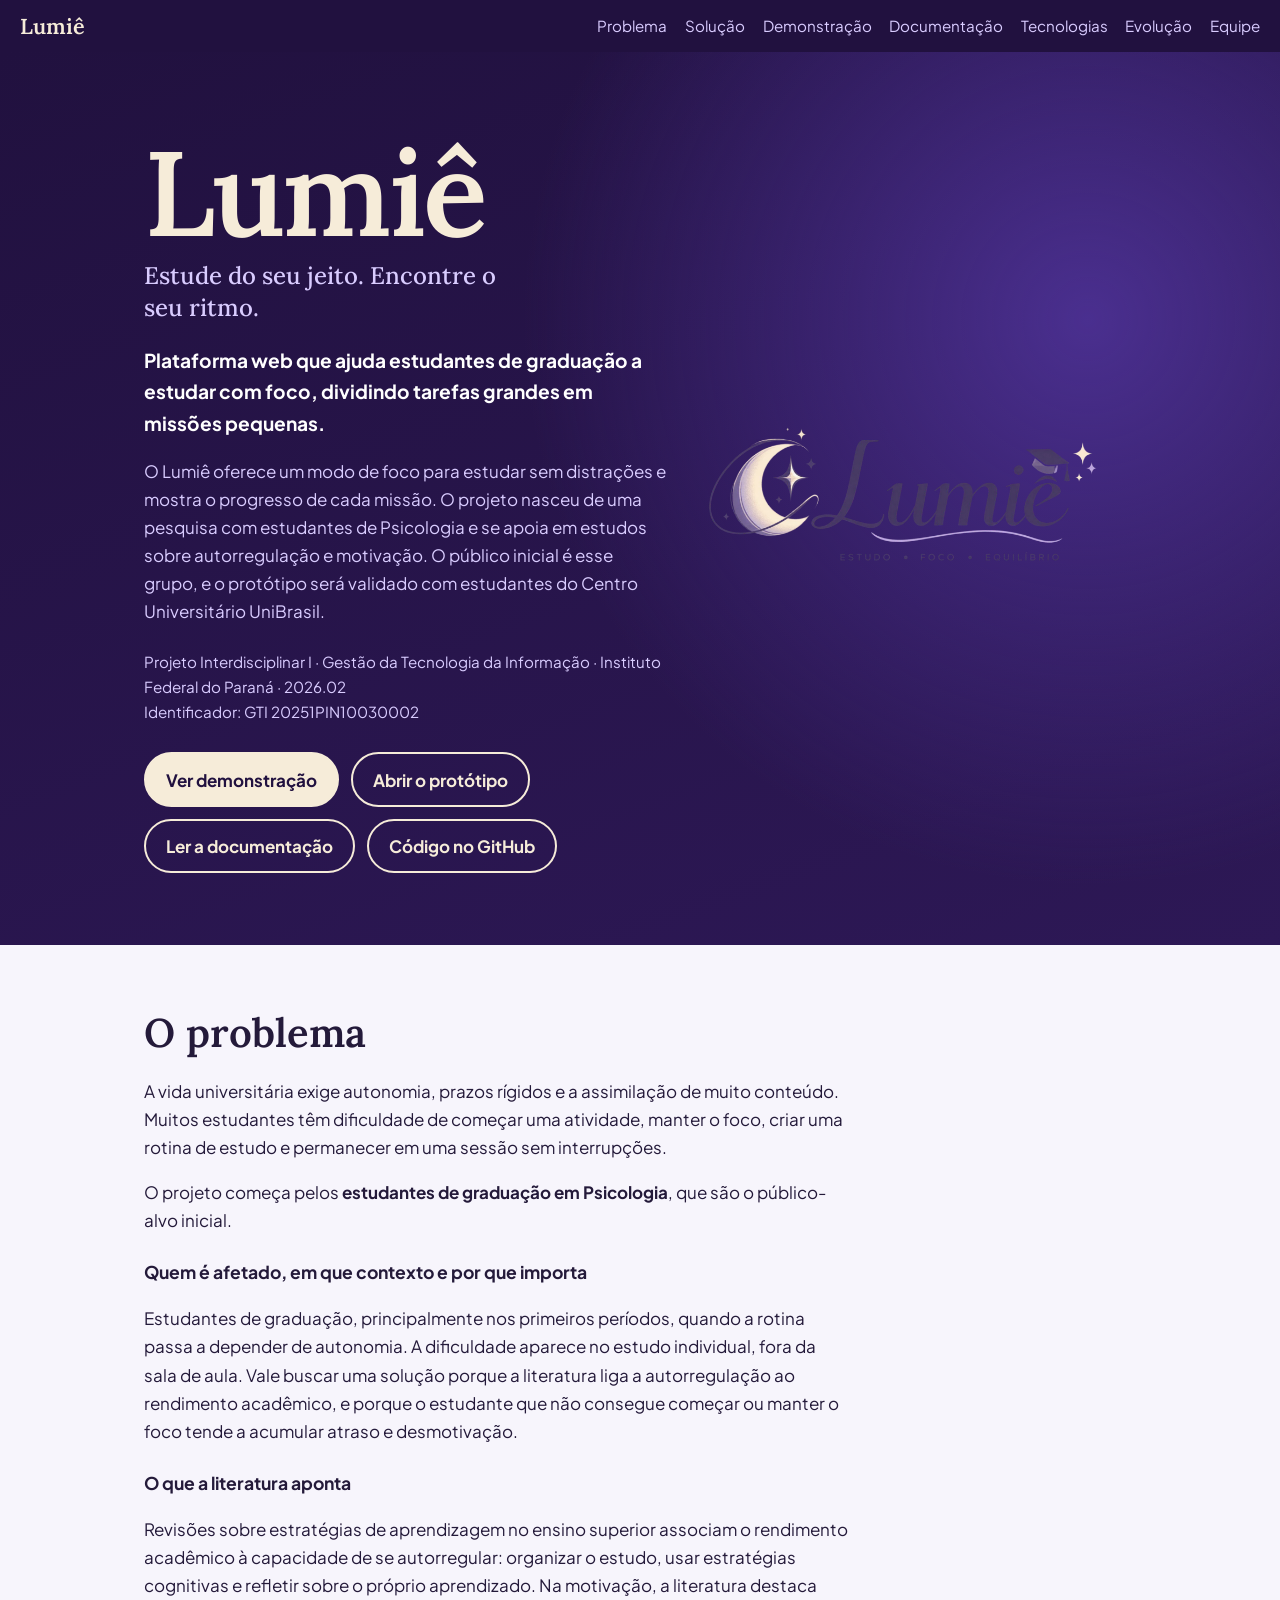
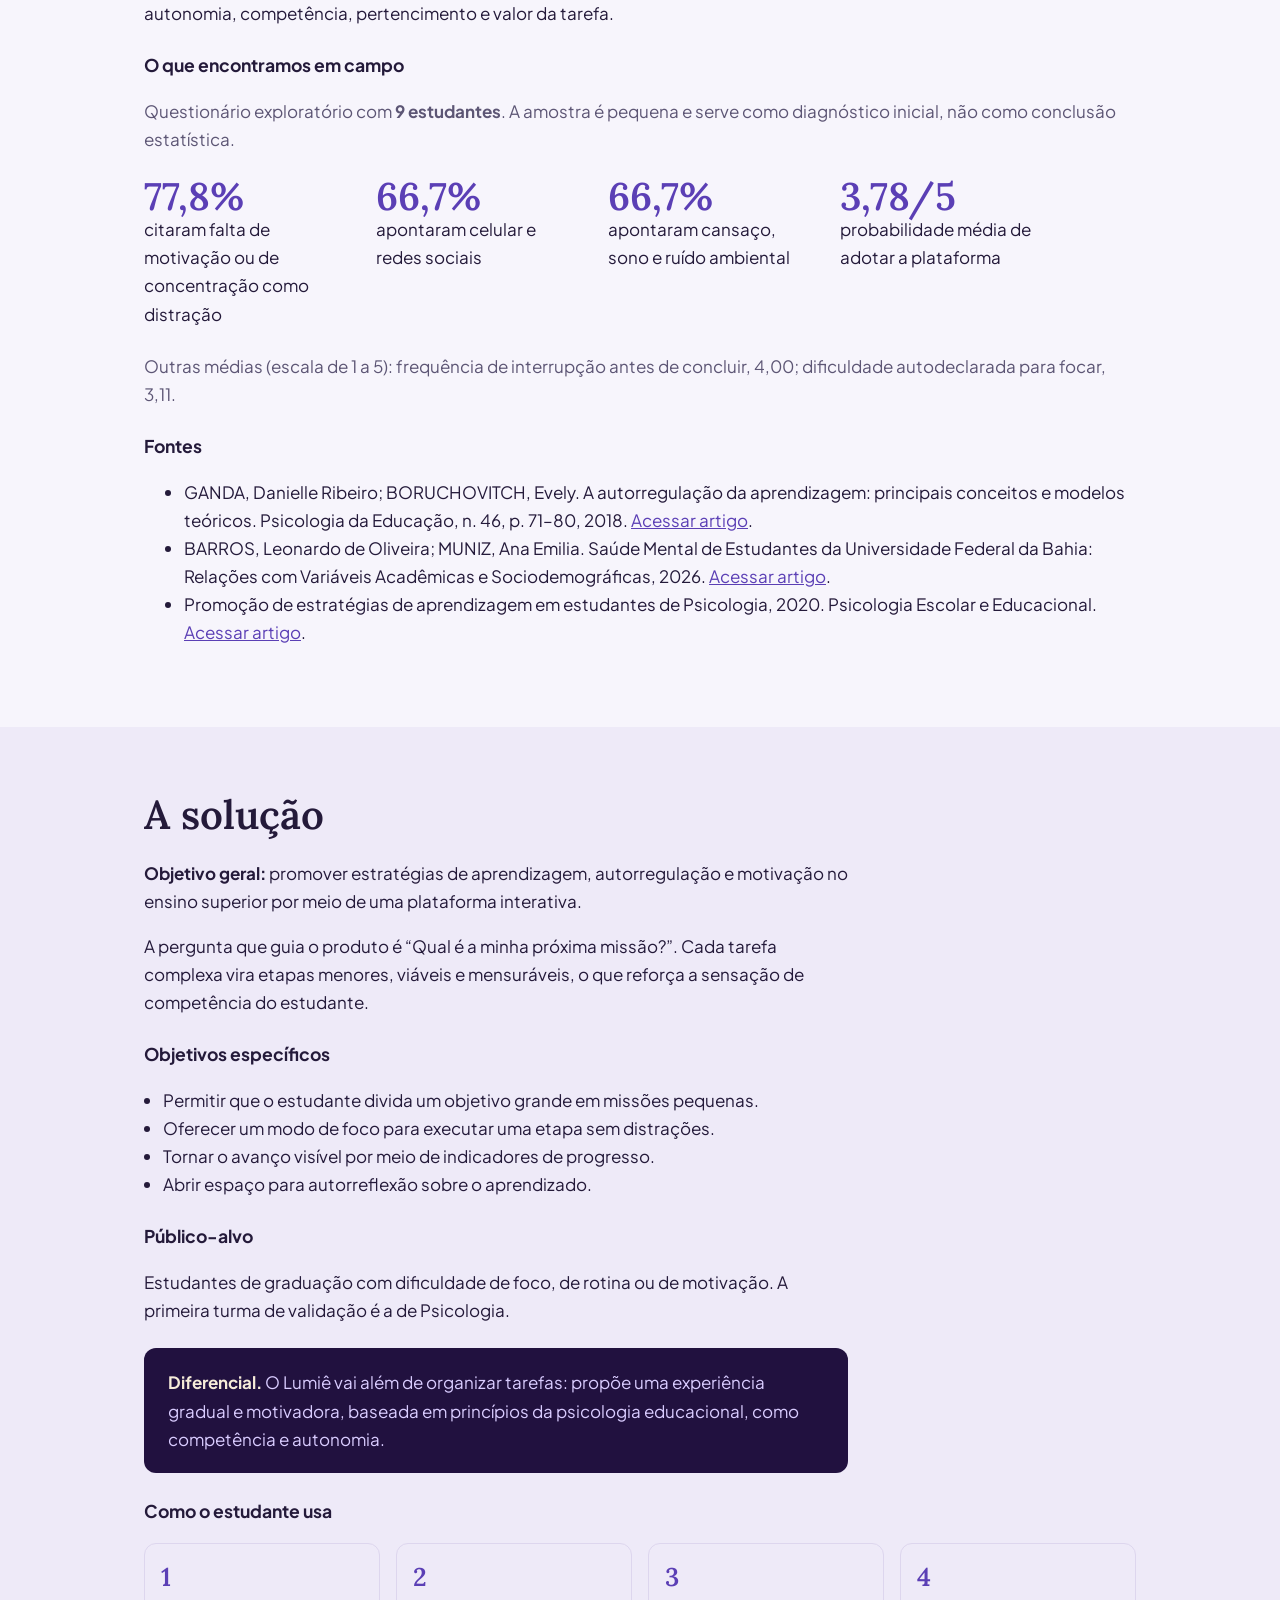
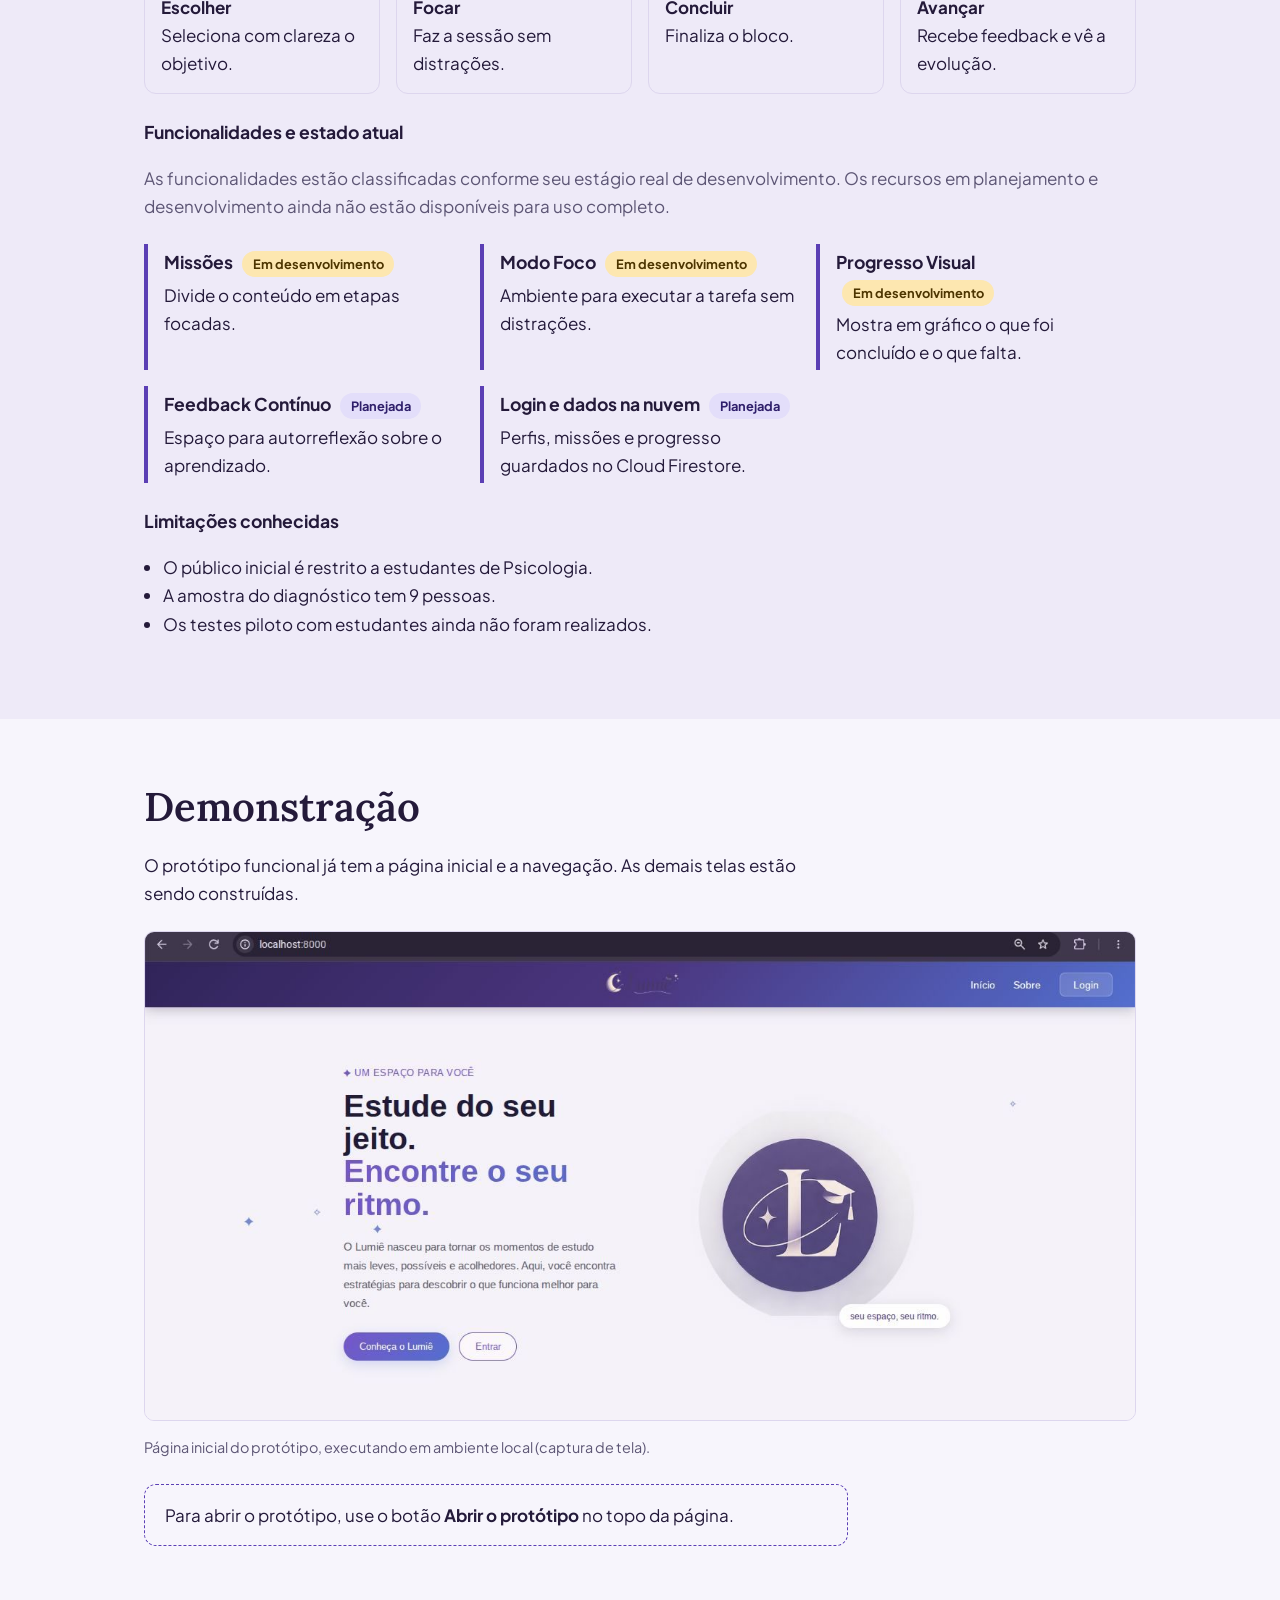
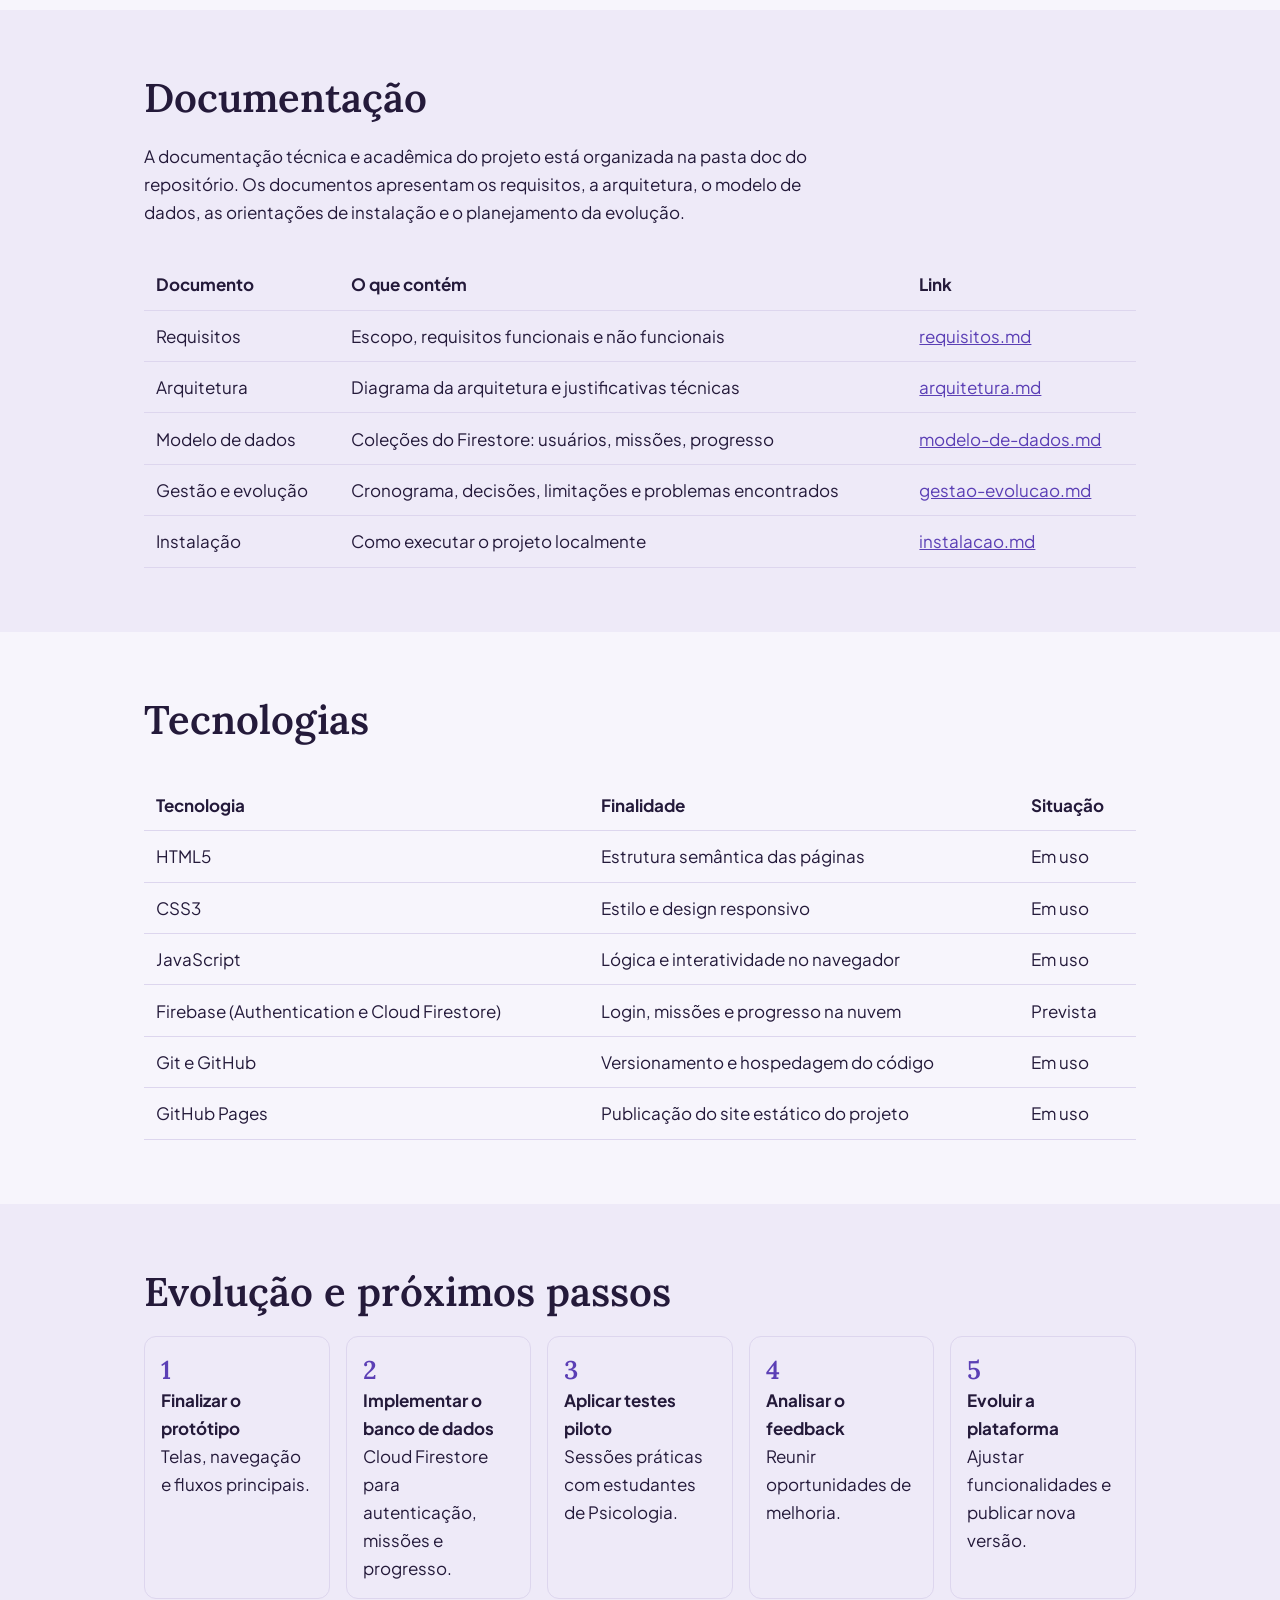
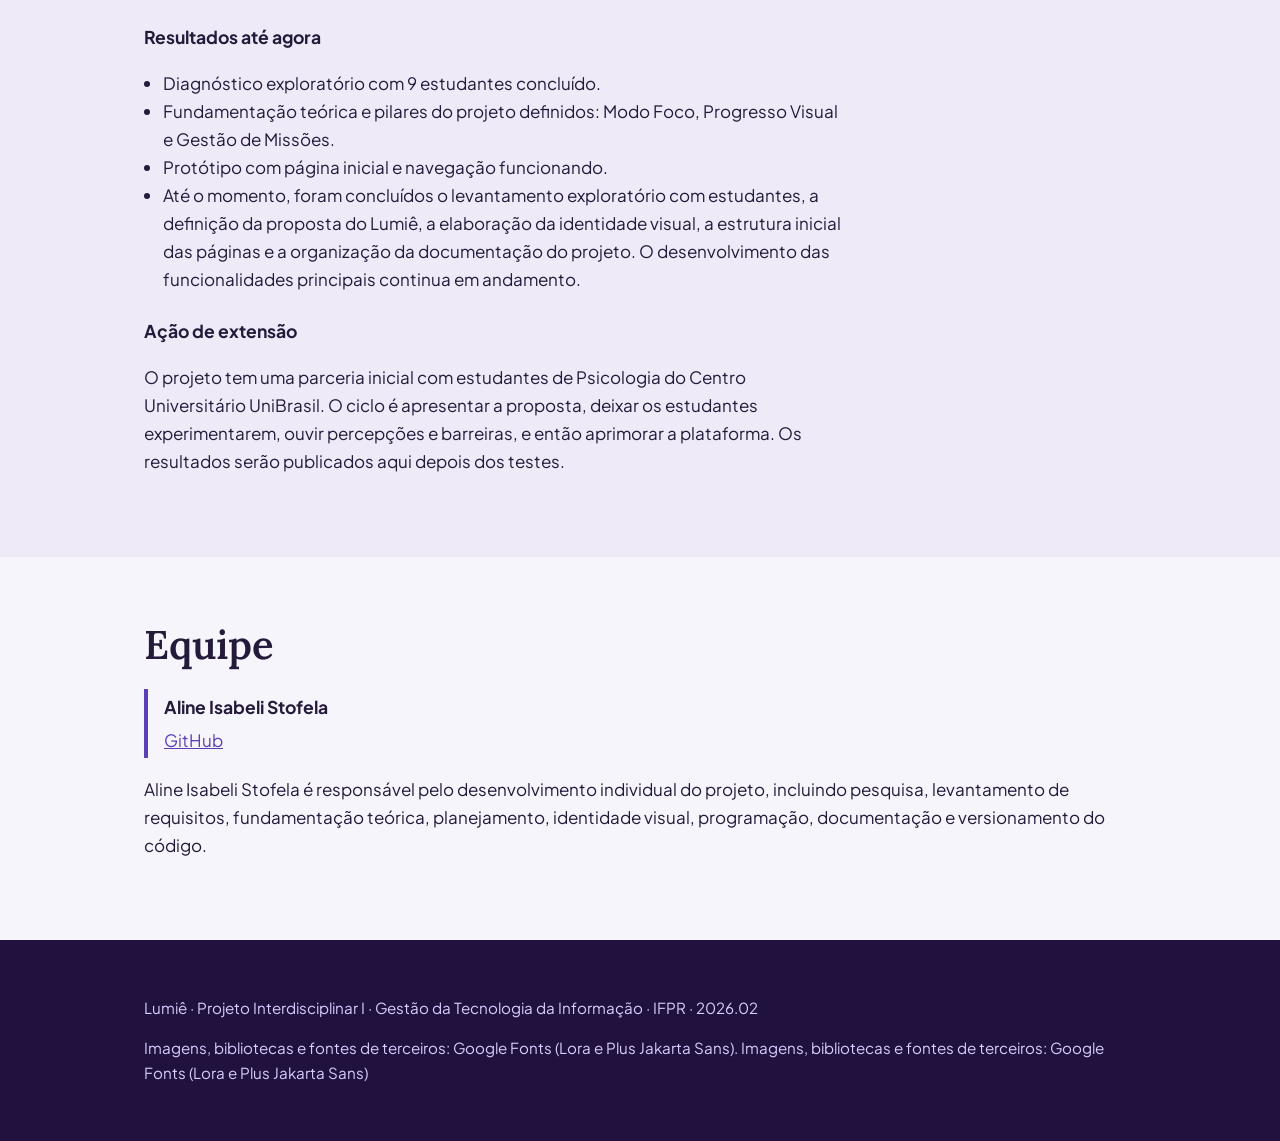
<file: index.html>
<!DOCTYPE html>
<html lang="pt-BR">
<head>
<meta charset="utf-8">
<meta name="viewport" content="width=device-width, initial-scale=1">
<title>Lumiê – Plataforma de estudo em missões</title>
<meta name="description" content="Lumiê é uma plataforma web que ajuda estudantes de graduação a estudar com foco, dividindo tarefas grandes em missões pequenas.">
<link rel="preconnect" href="https://fonts.googleapis.com">
<link rel="preconnect" href="https://fonts.gstatic.com" crossorigin>
<link href="https://fonts.googleapis.com/css2?family=Lora:wght@500;600&family=Plus+Jakarta+Sans:wght@400;500;700&display=swap" rel="stylesheet">
<link rel="stylesheet" href="estilo.css">
</head>
<body>
<a class="skip" href="#problema">Ir para o conteúdo</a>

<header class="nav">
  <b>Lumiê</b>
  <nav aria-label="Principal" style="display:flex;gap:1.1rem;flex-wrap:wrap">
    <a href="#problema">Problema</a><a href="#solucao">Solução</a><a href="#demo">Demonstração</a>
    <a href="#docs">Documentação</a><a href="#tecnologias">Tecnologias</a><a href="#evolucao">Evolução</a><a href="#equipe">Equipe</a>
  </nav>
</header>

<main>
<!-- APRESENTAÇÃO -->
<div class="hero" id="inicio">
  <div class="wrap">
   <div>
    <h1>Lumiê</h1>
    <p class="lema">Estude do seu jeito. Encontre o seu ritmo.</p>
    <p class="finalidade">Plataforma web que ajuda estudantes de graduação a estudar com foco, dividindo tarefas grandes em missões pequenas.</p>
    <p class="resumo">O Lumiê oferece um modo de foco para estudar sem distrações e mostra o progresso de cada missão. O projeto nasceu de uma pesquisa com estudantes de Psicologia e se apoia em estudos sobre autorregulação e motivação. O público inicial é esse grupo, e o protótipo será validado com estudantes do Centro Universitário UniBrasil.</p>
    <p class="meta">Projeto Interdisciplinar I · Gestão da Tecnologia da Informação · Instituto Federal do Paraná · 2026.02<br>
    Identificador: GTI 20251PIN10030002</p>
    <div class="btns">
      <a class="btn prim" href="#demo">Ver demonstração</a>
      <a class="btn" href="https://stofela.github.io/Lumie/app/">Abrir o protótipo</a>
      <a class="btn" href="#docs">Ler a documentação</a>
      <!-- TODO: troque os links abaixo -->
      <a class="btn" href="https://github.com" data-repo="">Código no GitHub</a>
    </div>
   </div>
   <img class="hero-logo" src="logo-lumie.png" alt="Logotipo do Lumiê: uma lua crescente com estrelas e um capelo de formatura, com o lema Estudo, Foco, Equilíbrio" width="781" height="300">
  </div>
</div>

<!-- PROBLEMA -->
<section id="problema">
  <div class="wrap">
    <h2>O problema</h2>
    <div class="col">
      <p>A vida universitária exige autonomia, prazos rígidos e a assimilação de muito conteúdo. Muitos estudantes têm dificuldade de começar uma atividade, manter o foco, criar uma rotina de estudo e permanecer em uma sessão sem interrupções.</p>
      <p>O projeto começa pelos <strong>estudantes de graduação em Psicologia</strong>, que são o público-alvo inicial.</p>
      <h3>Quem é afetado, em que contexto e por que importa</h3>
      <p>Estudantes de graduação, principalmente nos primeiros períodos, quando a rotina passa a depender de autonomia. A dificuldade aparece no estudo individual, fora da sala de aula. Vale buscar uma solução porque a literatura liga a autorregulação ao rendimento acadêmico, e porque o estudante que não consegue começar ou manter o foco tende a acumular atraso e desmotivação.</p>
      <h3>O que a literatura aponta</h3>
      <p>Revisões sobre estratégias de aprendizagem no ensino superior associam o rendimento acadêmico à capacidade de se autorregular: organizar o estudo, usar estratégias cognitivas e refletir sobre o próprio aprendizado. Na motivação, a literatura destaca autonomia, competência, pertencimento e valor da tarefa.</p>
    </div>

    <h3>O que encontramos em campo</h3>
    <p class="suave">Questionário exploratório com <strong>9 estudantes</strong>. A amostra é pequena e serve como diagnóstico inicial, não como conclusão estatística.</p>
    <div class="dados">
      <div><strong>77,8%</strong>citaram falta de motivação ou de concentração como distração</div>
      <div><strong>66,7%</strong>apontaram celular e redes sociais</div>
      <div><strong>66,7%</strong>apontaram cansaço, sono e ruído ambiental</div>
      <div><strong>3,78/5</strong>probabilidade média de adotar a plataforma</div>
    </div>
    <p class="suave">Outras médias (escala de 1 a 5): frequência de interrupção antes de concluir, 4,00; dificuldade autodeclarada para focar, 3,11.</p>
    <h3>Fontes</h3>
    <ul>
     <li>
        GANDA, Danielle Ribeiro; BORUCHOVITCH, Evely.
        A autorregulação da aprendizagem: principais conceitos e modelos teóricos.
        Psicologia da Educação, n. 46, p. 71–80, 2018.
    <a href="https://pepsic.scielo.org/scielo.php?pid=S1414-69752018000100008&script=sci_arttext" target="_blank">Acessar artigo</a>.
    </li>
    <li>
      BARROS, Leonardo de Oliveira; MUNIZ, Ana Emilia.
      Saúde Mental de Estudantes da Universidade Federal da Bahia: Relações com Variáveis Acadêmicas e Sociodemográficas, 2026.
    <a href="https://pepsic.scielo.org/scielo.php?lng=pt&nrm=is.&pid=S1414-98932026000100625&script=sci_abstract" target="_blank">Acessar artigo</a>.
    </li>
    <li>
       Promoção de estratégias de aprendizagem em estudantes de Psicologia, 2020.
        Psicologia Escolar e Educacional.
    <a href="https://new.scielo.br/j/pee/a/rXHbSFWvX9JPWhv7W64rtPs/?ilang=pt_BR&lang=pt" target="_blank">Acessar artigo</a>.
    </li>
  </ul>
  </div>
</section>

<!-- SOLUÇÃO -->
<section id="solucao">
  <div class="wrap">
    <h2>A solução</h2>
    <div class="col">
      <p><strong>Objetivo geral:</strong> promover estratégias de aprendizagem, autorregulação e motivação no ensino superior por meio de uma plataforma interativa.</p>
      <p>A pergunta que guia o produto é “Qual é a minha próxima missão?”. Cada tarefa complexa vira etapas menores, viáveis e mensuráveis, o que reforça a sensação de competência do estudante.</p>
    </div>

    <h3>Objetivos específicos</h3>
    <ul class="objetivos">
      <li>Permitir que o estudante divida um objetivo grande em missões pequenas.</li>
      <li>Oferecer um modo de foco para executar uma etapa sem distrações.</li>
      <li>Tornar o avanço visível por meio de indicadores de progresso.</li>
      <li>Abrir espaço para autorreflexão sobre o aprendizado.</li>
    </ul>
    <h3>Público-alvo</h3>
    <p class="col">Estudantes de graduação com dificuldade de foco, de rotina ou de motivação. A primeira turma de validação é a de Psicologia.</p>
    <div class="diferencial"><strong>Diferencial.</strong> O Lumiê vai além de organizar tarefas: propõe uma experiência gradual e motivadora, baseada em princípios da psicologia educacional, como competência e autonomia.</div>
    <h3>Como o estudante usa</h3>
    <ol class="fluxo">
      <li><strong>Escolher</strong>Seleciona com clareza o objetivo.</li>
      <li><strong>Focar</strong>Faz a sessão sem distrações.</li>
      <li><strong>Concluir</strong>Finaliza o bloco.</li>
      <li><strong>Avançar</strong>Recebe feedback e vê a evolução.</li>
    </ol>

    <h3>Funcionalidades e estado atual</h3>
    <p class="suave">As funcionalidades estão classificadas conforme seu estágio real de desenvolvimento.
  Os recursos em planejamento e desenvolvimento ainda não estão disponíveis para uso completo.</span></p>
    <div class="grid">
      <div class="item"><h3>Missões <span class="tag t-dev">Em desenvolvimento</span></h3><p>Divide o conteúdo em etapas focadas.</p></div>
      <div class="item"><h3>Modo Foco <span class="tag t-dev">Em desenvolvimento</span></h3><p>Ambiente para executar a tarefa sem distrações.</p></div>
      <div class="item"><h3>Progresso Visual <span class="tag t-dev">Em desenvolvimento</span></h3><p>Mostra em gráfico o que foi concluído e o que falta.</p></div>
      <div class="item"><h3>Feedback Contínuo <span class="tag t-plan">Planejada</span></h3><p>Espaço para autorreflexão sobre o aprendizado.</p></div>
      <div class="item"><h3>Login e dados na nuvem <span class="tag t-plan">Planejada</span></h3><p>Perfis, missões e progresso guardados no Cloud Firestore.</p></div>
    </div>

    <h3>Limitações conhecidas</h3>
    <ul class="lista">
      <li>O público inicial é restrito a estudantes de Psicologia.</li>
      <li>A amostra do diagnóstico tem 9 pessoas.</li>
      <li>Os testes piloto com estudantes ainda não foram realizados.</li>
    </ul>
  </div>
</section>

<!-- DEMONSTRAÇÃO -->
<section id="demo">
  <div class="wrap">
    <h2>Demonstração</h2>
    <p class="col">O protótipo funcional já tem a página inicial e a navegação. As demais telas estão sendo construídas.</p>
    <figure>
      <img src="tela-inicial.jpg" alt="Página inicial do Lumiê com o texto 'Estude do seu jeito. Encontre o seu ritmo.' e os botões Conheça o Lumiê e Entrar" width="1366" height="674">
      <figcaption>Página inicial do protótipo, executando em ambiente local (captura de tela).</figcaption>
    </figure>
    <div class="caixa"><p style="margin:0">Para abrir o protótipo, use o botão <strong>Abrir o protótipo</strong> no topo da página.</p></div>
  </div>
</section>

<!-- DOCUMENTAÇÃO -->
<section id="docs">
  <div class="wrap">
    <h2>Documentação</h2>
    <p class="col">A documentação técnica e acadêmica do projeto está organizada na pasta
  doc do repositório. Os documentos apresentam os requisitos, a arquitetura,
  o modelo de dados, as orientações de instalação e o planejamento da evolução.</p>
    <div class="rolar"><table>
      <thead><tr><th>Documento</th><th>O que contém</th><th>Link</th></tr></thead>
      <tbody>
        <tr><td>Requisitos</td><td>Escopo, requisitos funcionais e não funcionais</td><td><a href="doc/requisitos.md" data-repo="doc/requisitos.md">requisitos.md</a></td></tr>
        <tr><td>Arquitetura</td><td>Diagrama da arquitetura e justificativas técnicas</td><td><a href="doc/arquitetura.md" data-repo="doc/arquitetura.md">arquitetura.md</a></td></tr>
        <tr><td>Modelo de dados</td><td>Coleções do Firestore: usuários, missões, progresso</td><td><a href="doc/modelo-de-dados.md" data-repo="doc/modelo-de-dados.md">modelo-de-dados.md</a></td></tr>
        <tr><td>Gestão e evolução</td><td>Cronograma, decisões, limitações e problemas encontrados</td><td><a href="doc/gestao-e-evolucao.md" data-repo="doc/gestao-e-evolucao.md">gestao-evolucao.md</a></td></tr>
        <tr><td>Instalação</td><td>Como executar o projeto localmente</td><td><a href="doc/instalacao.md" data-repo="doc/instalacao.md">instalacao.md</a></td></tr>
      </tbody>
    </table></div>
  </div>
</section>

<!-- TECNOLOGIAS -->
<section id="tecnologias">
  <div class="wrap">
    <h2>Tecnologias</h2>
    <div class="rolar"><table>
      <thead><tr><th>Tecnologia</th><th>Finalidade</th><th>Situação</th></tr></thead>
      <tbody>
        <tr><td>HTML5</td><td>Estrutura semântica das páginas</td><td>Em uso</td></tr>
        <tr><td>CSS3</td><td>Estilo e design responsivo</td><td>Em uso</td></tr>
        <tr><td>JavaScript</td><td>Lógica e interatividade no navegador</td><td>Em uso</td></tr>
        <tr><td>Firebase (Authentication e Cloud Firestore)</td><td>Login, missões e progresso na nuvem</td><td>Prevista</td></tr>
        <tr><td>Git e GitHub</td><td>Versionamento e hospedagem do código</td><td>Em uso</td></tr>
        <tr><td>GitHub Pages</td><td>Publicação do site estático do projeto</td><td>Em uso</td></tr>
      </tbody>
    </table></div>
  </div>
</section>

<!-- EVOLUÇÃO -->
<section id="evolucao">
  <div class="wrap">
    <h2>Evolução e próximos passos</h2>
    <ol class="fluxo">
      <li><strong>Finalizar o protótipo</strong>Telas, navegação e fluxos principais.</li>
      <li><strong>Implementar o banco de dados</strong>Cloud Firestore para autenticação, missões e progresso.</li>
      <li><strong>Aplicar testes piloto</strong>Sessões práticas com estudantes de Psicologia.</li>
      <li><strong>Analisar o feedback</strong>Reunir oportunidades de melhoria.</li>
      <li><strong>Evoluir a plataforma</strong>Ajustar funcionalidades e publicar nova versão.</li>
    </ol>
    <h3>Resultados até agora</h3>
    <ul class="lista col">
      <li>Diagnóstico exploratório com 9 estudantes concluído.</li>
      <li>Fundamentação teórica e pilares do projeto definidos: Modo Foco, Progresso Visual e Gestão de Missões.</li>
      <li>Protótipo com página inicial e navegação funcionando.</li>
      <li>Até o momento, foram concluídos o levantamento exploratório com estudantes,
  a definição da proposta do Lumiê, a elaboração da identidade visual,
  a estrutura inicial das páginas e a organização da documentação do projeto.
  O desenvolvimento das funcionalidades principais continua em andamento.</li>
    </ul>
    <h3>Ação de extensão</h3>
    <p class="col">O projeto tem uma parceria inicial com estudantes de Psicologia do Centro Universitário UniBrasil. O ciclo é apresentar a proposta, deixar os estudantes experimentarem, ouvir percepções e barreiras, e então aprimorar a plataforma. Os resultados serão publicados aqui depois dos testes.</p>
  </div>
</section>

<!-- EQUIPE -->
<section id="equipe">
  <div class="wrap">
    <h2>Equipe</h2>
    <div class="item" style="max-width:36rem">
      <h3>Aline Isabeli Stofela</h3>
      <p><a href="https://github.com" data-repo="">GitHub</a></p>
    </div>
    <p>
  Aline Isabeli Stofela é responsável pelo desenvolvimento individual do projeto,
  incluindo pesquisa, levantamento de requisitos, fundamentação teórica,
  planejamento, identidade visual, programação, documentação e versionamento
  do código.
</p>
  </div>
</section>
</main>

<footer>
  <div class="wrap">
    <p>Lumiê · Projeto Interdisciplinar I · Gestão da Tecnologia da Informação · IFPR · 2026.02</p>
    <p>Imagens, bibliotecas e fontes de terceiros: Google Fonts (Lora e Plus Jakarta Sans). Imagens, bibliotecas e fontes de terceiros: Google Fonts (Lora e Plus Jakarta Sans)</p>
  </div>
</footer>
<script src="links.js"></script>
</body>
</html>
</file>
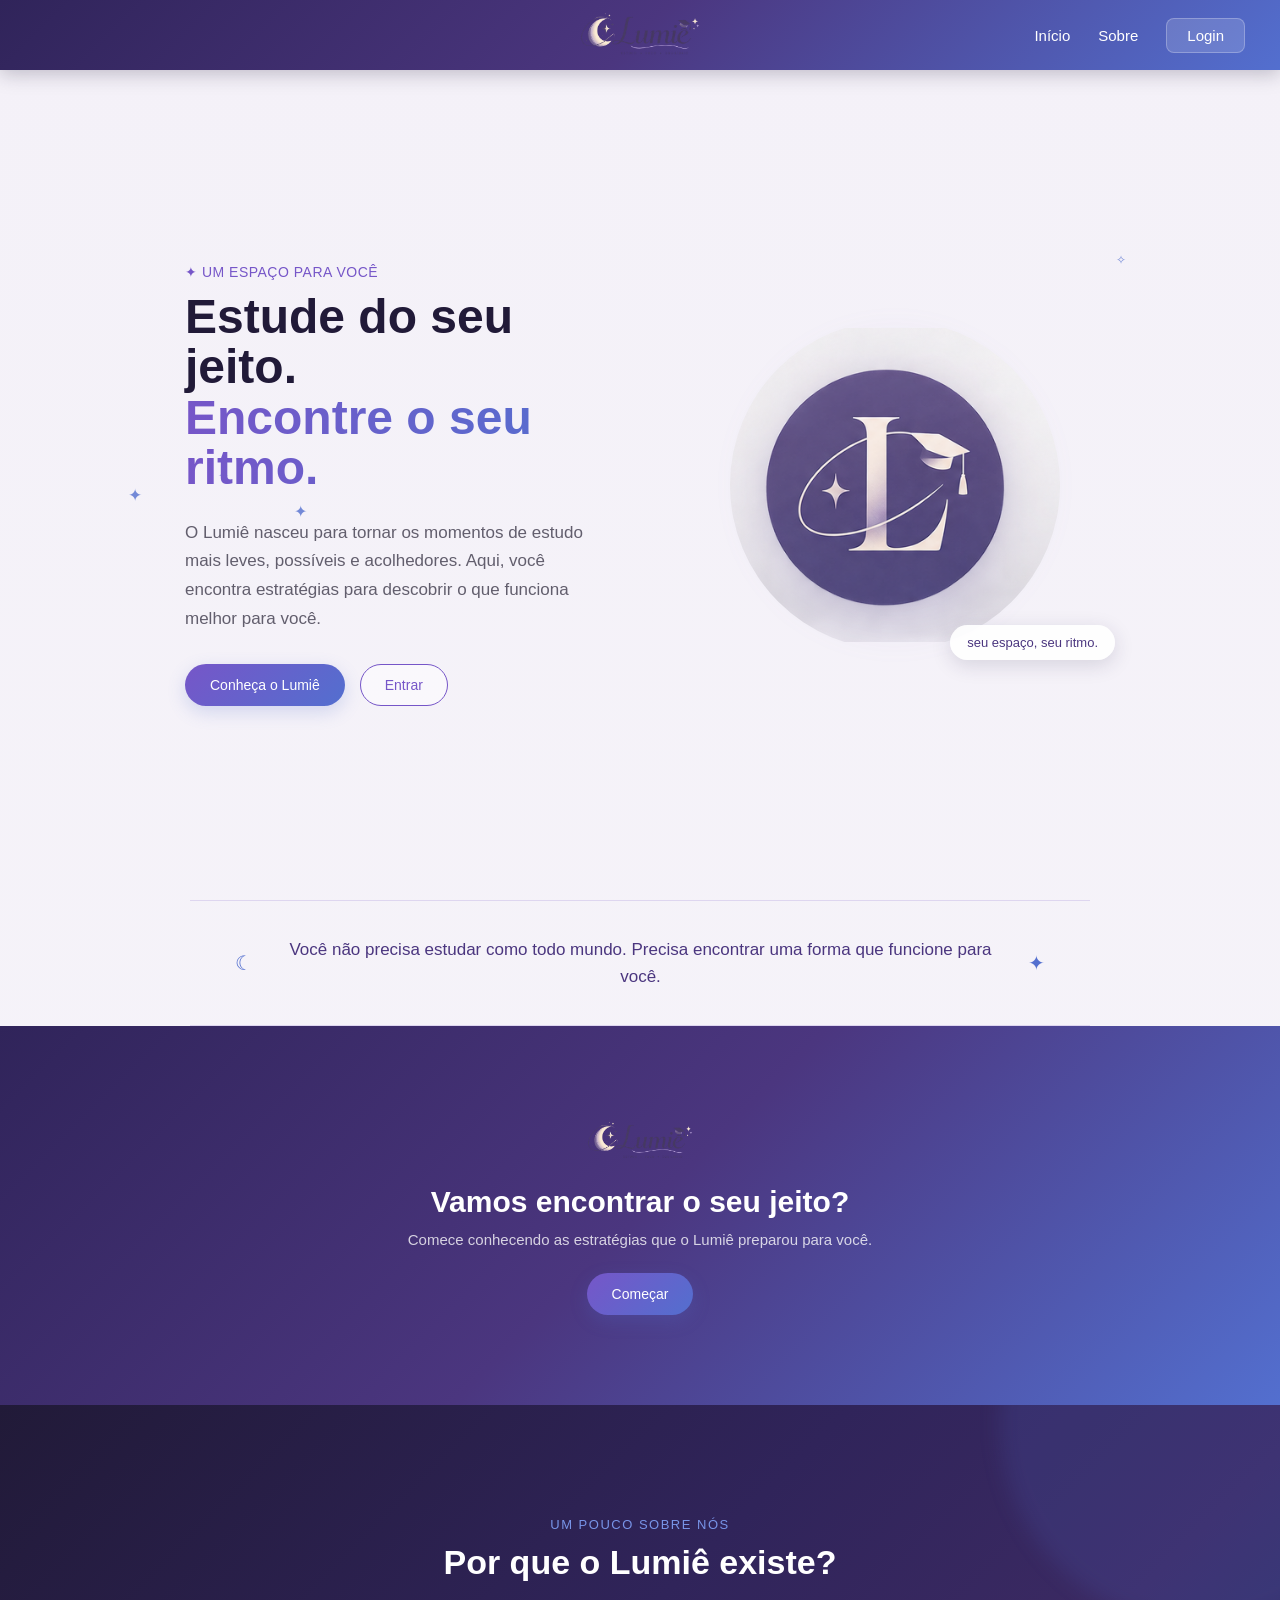
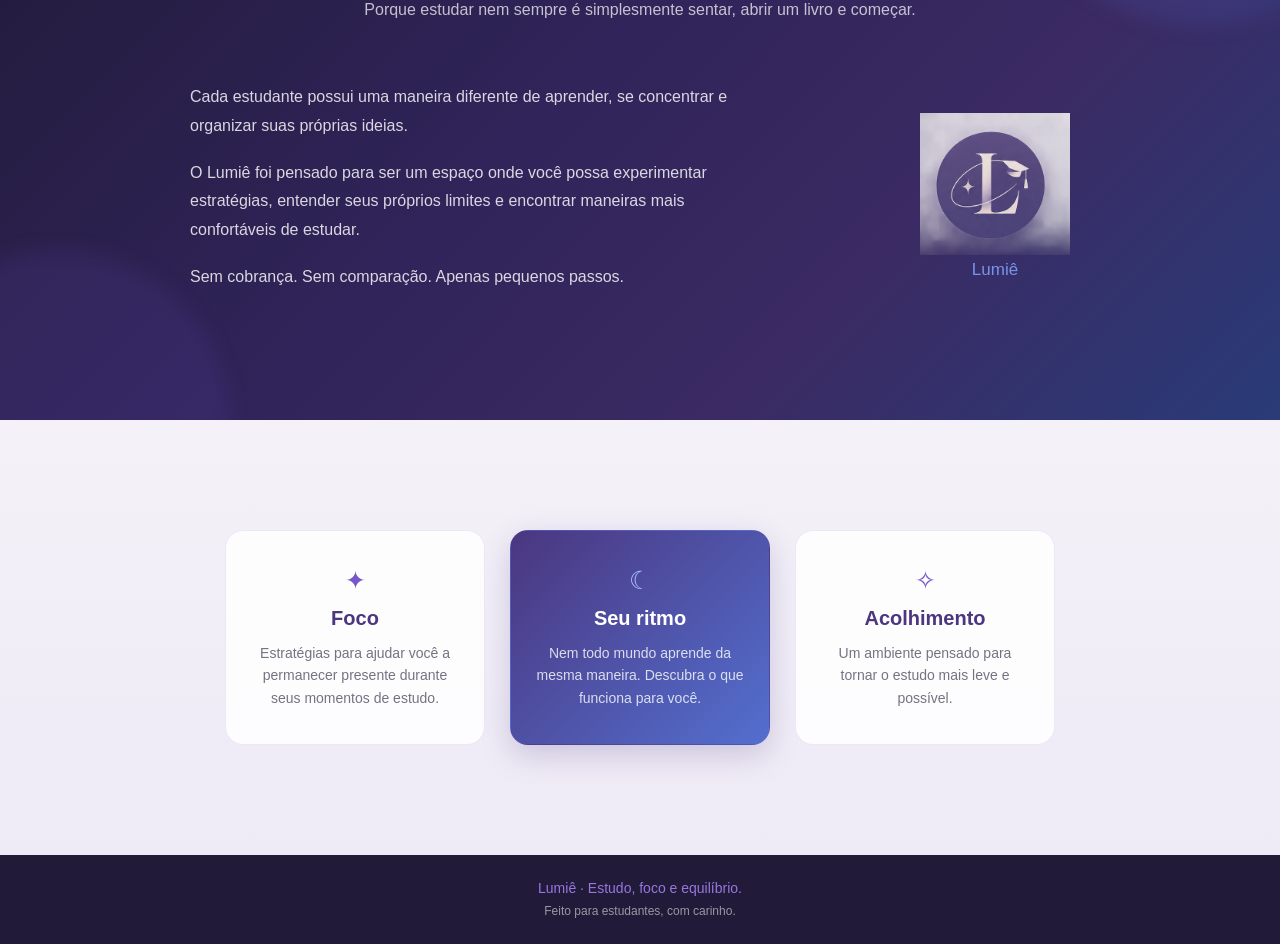
<file: app/index.html>
<!DOCTYPE html>
<html lang="pt-BR">
<head>
    <meta charset="UTF-8">
    <meta name="viewport" content="width=device-width, initial-scale=1.0">
    <meta name="description" content="Lumiê: um espaço para estudar do seu jeito e encontrar seu próprio ritmo.">
    <title>Lumiê | Estudo, Foco e Equilíbrio</title>
    <link rel="stylesheet" href="style.css">
</head>
<body>
<header>
    <nav class="navbar">
        <a href="index.html" class="logo"><img src="lumie-logo-t.png" alt="Lumiê"></a>
        <div class="menu">
            <a href="index.html" class="menu-inicio">Início</a>
            <a href="sobre.html" class="menu-sobre">Sobre</a>
            <a href="login.html" class="menu-login">Login</a>
        </div>
    </nav>
</header>
<main>
    <section class="hero">
        <span class="estrela estrela-1">✦</span><span class="estrela estrela-2">✧</span>
        <span class="estrela estrela-3">✦</span><span class="estrela estrela-4">✧</span>
        <div class="hero-texto">
            <span class="mini-titulo">✦ UM ESPAÇO PARA VOCÊ</span>
            <h1>Estude do seu jeito. <span>Encontre o seu ritmo.</span></h1>
            <p>O Lumiê nasceu para tornar os momentos de estudo mais leves, possíveis e acolhedores. Aqui, você encontra estratégias para descobrir o que funciona melhor para você.</p>
            <div class="hero-botoes">
                <a href="sobre.html" class="botao-principal">Conheça o Lumiê</a>
                <a href="login.html" class="botao-secundario">Entrar</a>
            </div>
        </div>
        <div class="hero-imagem">
            <div class="brilho"></div>
            <img src="lumie_simbolo_circular.png" alt="Símbolo do Lumiê">
            <span class="frase-imagem">seu espaço, seu ritmo.</span>
        </div>
    </section>
    <section class="frase-lumie">
        <span>☾</span>
        <p>Você não precisa estudar como todo mundo. Precisa encontrar uma forma que funcione para você.</p>
        <span>✦</span>
    </section>
    <section class="convite">
        <img src="lumie-logo-t.png" alt="Lumiê">
        <h2>Vamos encontrar o seu jeito?</h2>
        <p>Comece conhecendo as estratégias que o Lumiê preparou para você.</p>
        <a href="login.html" class="botao-principal">Começar</a>
    </section>
    <section class="porque-lumie">
        <div class="titulo-secao">
            <span>um pouco sobre nós</span>
            <h2>Por que o Lumiê existe?</h2>
            <p>Porque estudar nem sempre é simplesmente sentar, abrir um livro e começar.</p>
        </div>
        <div class="bloco-explicacao">
            <div class="texto-explicacao">
                <p>Cada estudante possui uma maneira diferente de aprender, se concentrar e organizar suas próprias ideias.</p>
                <p>O Lumiê foi pensado para ser um espaço onde você possa experimentar estratégias, entender seus próprios limites e encontrar maneiras mais confortáveis de estudar.</p>
                <p>Sem cobrança. Sem comparação. Apenas pequenos passos.</p>
            </div>
            <div class="mini-logo">
                <img src="lumie_simbolo_circular.png" alt="">
                <span>Lumiê</span>
            </div>
        </div>
    </section>
    <section class="pilares">
        <div class="pilar"><div class="icone-pilar">✦</div><h3>Foco</h3><p>Estratégias para ajudar você a permanecer presente durante seus momentos de estudo.</p></div>
        <div class="pilar destaque"><div class="icone-pilar">☾</div><h3>Seu ritmo</h3><p>Nem todo mundo aprende da mesma maneira. Descubra o que funciona para você.</p></div>
        <div class="pilar"><div class="icone-pilar">✧</div><h3>Acolhimento</h3><p>Um ambiente pensado para tornar o estudo mais leve e possível.</p></div>
    </section>
</main>
<footer><p>Lumiê · Estudo, foco e equilíbrio.</p><span>Feito para estudantes, com carinho.</span></footer>
</body>
</html>
</file>
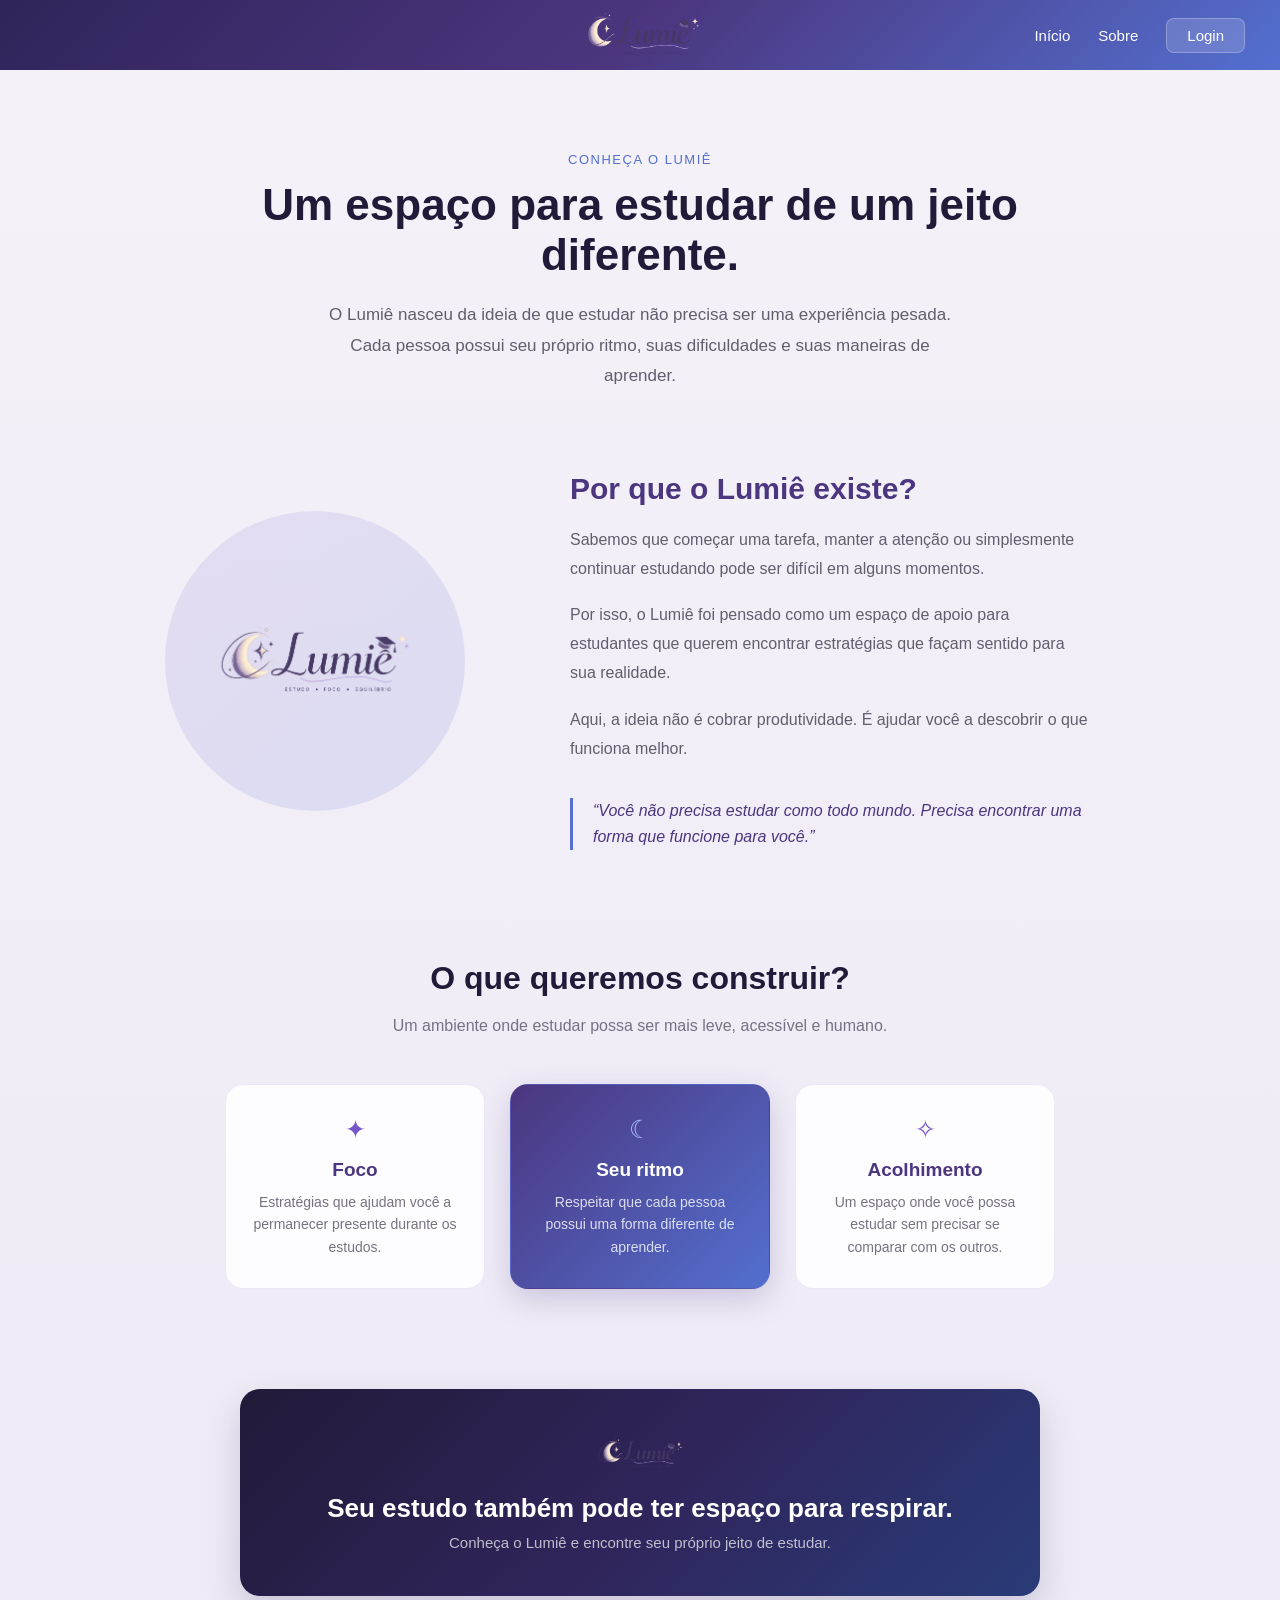
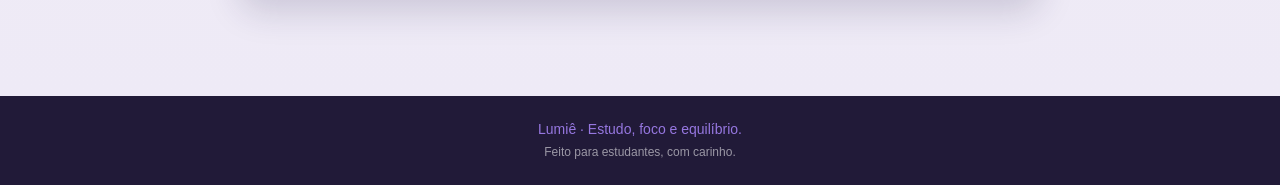
<file: app/sobre.html>
<!DOCTYPE html>
<html lang="pt-BR">
<head>
    <meta charset="UTF-8">
    <meta name="viewport" content="width=device-width, initial-scale=1.0">
    <meta name="description" content="Conheça o propósito do projeto Lumiê.">
    <title>Sobre | Lumiê</title>
    <link rel="stylesheet" href="style.css">
</head>
<body>
<header>
    <nav class="navbar">
        <a href="index.html" class="logo"><img src="lumie-logo-t.png" alt="Lumiê"></a>
        <div class="menu">
            <a href="index.html">Início</a><a href="sobre.html">Sobre</a><a href="login.html" class="menu-login">Login</a>
        </div>
    </nav>
</header>
<main class="sobre">
    <section class="sobre-intro">
        <span>conheça o Lumiê</span>
        <h1>Um espaço para estudar de um jeito diferente.</h1>
        <p>O Lumiê nasceu da ideia de que estudar não precisa ser uma experiência pesada. Cada pessoa possui seu próprio ritmo, suas dificuldades e suas maneiras de aprender.</p>
    </section>
    <section class="sobre-historia">
        <div class="sobre-logo"><img src="lumie-logo-t.png" alt="Lumiê"></div>
        <div class="sobre-historia-texto">
            <h2>Por que o Lumiê existe?</h2>
            <p>Sabemos que começar uma tarefa, manter a atenção ou simplesmente continuar estudando pode ser difícil em alguns momentos.</p>
            <p>Por isso, o Lumiê foi pensado como um espaço de apoio para estudantes que querem encontrar estratégias que façam sentido para sua realidade.</p>
            <p>Aqui, a ideia não é cobrar produtividade. É ajudar você a descobrir o que funciona melhor.</p>
            <div class="sobre-frase">“Você não precisa estudar como todo mundo. Precisa encontrar uma forma que funcione para você.”</div>
        </div>
    </section>
    <section class="sobre-proposito">
        <h2>O que queremos construir?</h2>
        <p>Um ambiente onde estudar possa ser mais leve, acessível e humano.</p>
        <div class="sobre-valores">
            <div class="sobre-valor"><div class="sobre-valor-icone">✦</div><h3>Foco</h3><p>Estratégias que ajudam você a permanecer presente durante os estudos.</p></div>
            <div class="sobre-valor destaque"><div class="sobre-valor-icone">☾</div><h3>Seu ritmo</h3><p>Respeitar que cada pessoa possui uma forma diferente de aprender.</p></div>
            <div class="sobre-valor"><div class="sobre-valor-icone">✧</div><h3>Acolhimento</h3><p>Um espaço onde você possa estudar sem precisar se comparar com os outros.</p></div>
        </div>
    </section>
    <section class="sobre-final">
        <img src="lumie-logo-t.png" alt="Lumiê">
        <h2>Seu estudo também pode ter espaço para respirar.</h2>
        <p>Conheça o Lumiê e encontre seu próprio jeito de estudar.</p>
    </section>
</main>
<footer><p>Lumiê · Estudo, foco e equilíbrio.</p><span>Feito para estudantes, com carinho.</span></footer>
</body>
</html>
</file>
<file: estilo.css>
:root{
  --noite:#21113f; --noite2:#2d1856; --violeta:#5b3fb5; --lilas:#d9ccff;
  --lua:#f6ecd9; --fundo:#f7f5fc; --texto:#241a3a; --suave:#5d5675; --linha:#ddd6ee;
  --serif:'Lora',Georgia,serif; --sans:'Plus Jakarta Sans',system-ui,sans-serif;
}
@media (prefers-color-scheme:dark){
  :root:not([data-theme="light"]){--fundo:#17102b;--texto:#ece8f7;--suave:#b3abc9;--linha:#352a57;--violeta:#a893f0}
}
*{box-sizing:border-box}
html{scroll-behavior:smooth;scroll-padding-top:4.5rem}
body{margin:0;font:400 1.0625rem/1.65 var(--sans);color:var(--texto);background:var(--fundo)}
a{color:var(--violeta)}
:focus-visible{outline:3px solid #f0b95a;outline-offset:3px}
.skip{position:absolute;left:-999px}.skip:focus{left:1rem;top:1rem;background:#fff;color:#000;padding:.5rem 1rem;z-index:99}
header.nav{position:sticky;top:0;z-index:10;background:var(--noite);padding:.75rem 1.25rem;display:flex;gap:1.25rem;align-items:center;flex-wrap:wrap}
.nav b{font:600 1.35rem var(--serif);color:var(--lua);margin-right:auto}
.nav a{color:var(--lilas);text-decoration:none;font-size:.95rem}
.nav a:hover{color:#fff;text-decoration:underline}
.hero{background:radial-gradient(circle at 85% 30%,#4a2f8f 0,transparent 45%),linear-gradient(160deg,var(--noite),var(--noite2));color:#fff;padding:5rem 1.25rem 4.5rem;position:relative;overflow:hidden}
.wrap{max-width:62rem;margin:0 auto}
.hero h1{font:600 clamp(4rem,12vw,7.5rem)/1 var(--serif);margin:0;color:var(--lua);letter-spacing:-.02em}
.hero .lema{font:500 1.5rem/1.35 var(--serif);margin:.5rem 0 1.25rem;max-width:24ch}
.hero p{max-width:40rem;color:var(--lilas)}
.meta{font-size:.95rem;margin-top:1.5rem}
.btns{display:flex;gap:.75rem;flex-wrap:wrap;margin-top:1.75rem}
.btn{display:inline-block;padding:.7rem 1.25rem;border-radius:999px;font-weight:700;text-decoration:none;border:2px solid var(--lua);color:var(--lua)}
.btn.prim{background:var(--lua);color:var(--noite)}
.btn:hover{filter:brightness(1.1)}
section{padding:4rem 1.25rem}
section:nth-of-type(even){background:rgba(91,63,181,.06)}
h2{font:600 clamp(1.75rem,4vw,2.5rem)/1.2 var(--serif);margin:0 0 1.25rem}
h3{font-size:1.1rem;margin:1.5rem 0 .4rem}
.col{max-width:44rem}
.suave{color:var(--suave)}
.grid{display:grid;gap:1rem;grid-template-columns:repeat(auto-fit,minmax(15rem,1fr));margin-top:1.5rem}
.item{border-left:4px solid var(--violeta);padding:.25rem 0 .25rem 1rem}
.item h3{margin:0 0 .25rem}
.item p{margin:0}
.dados{display:flex;gap:2.5rem;flex-wrap:wrap;margin:1.5rem 0}
.dados div{max-width:12rem}
.dados strong{display:block;font:600 2.4rem/1 var(--serif);color:var(--violeta)}
.tag{display:inline-block;font-size:.8rem;font-weight:700;padding:.15rem .65rem;border-radius:999px;margin-left:.4rem;vertical-align:middle}
.t-dev{background:#fde7b0;color:#4d3500}.t-plan{background:#e3defa;color:#2f1f6b}.t-ok{background:#c9eed7;color:#0f4122}
.fluxo{counter-reset:p;list-style:none;padding:0;display:grid;gap:1rem;grid-template-columns:repeat(auto-fit,minmax(11rem,1fr))}
.fluxo li{counter-increment:p;border:1px solid var(--linha);border-radius:12px;padding:1rem}
.fluxo li::before{content:counter(p);display:block;font:600 1.6rem var(--serif);color:var(--violeta)}
.fluxo strong{display:block}
table{border-collapse:collapse;width:100%;margin-top:1rem}
th,td{text-align:left;padding:.7rem .75rem;border-bottom:1px solid var(--linha);vertical-align:top}
.rolar{overflow-x:auto}
figure{margin:1.5rem 0}
figure img{max-width:100%;height:auto;border-radius:10px;border:1px solid var(--linha)}
figcaption{font-size:.9rem;color:var(--suave);margin-top:.5rem}
.pendente{background:#fff3c4;color:#4d3500;padding:.05rem .4rem;border-radius:4px;font-weight:500}
ul.lista{padding-left:1.2rem}
footer{background:var(--noite);color:var(--lilas);padding:2.5rem 1.25rem;font-size:.95rem}
footer a{color:var(--lua)}
@media (prefers-reduced-motion:reduce){html{scroll-behavior:auto}}
@media (max-width:640px){.nav b{width:100%}.hero-logo{margin-top:2rem}}

.hero .wrap{display:grid;gap:2rem;grid-template-columns:1fr;align-items:center}
@media (min-width:820px){.hero .wrap{grid-template-columns:1.2fr 1fr}}
.hero-logo{width:100%;max-width:420px;height:auto;justify-self:center}
.resumo{max-width:44rem}
.objetivos{max-width:44rem;padding-left:1.2rem}
.diferencial{background:var(--noite);color:var(--lilas);border-radius:12px;padding:1.25rem 1.5rem;max-width:44rem;margin-top:1.5rem}
.diferencial strong{color:var(--lua)}
.caixa{border:1px dashed var(--violeta);border-radius:12px;padding:1rem 1.25rem;max-width:44rem;margin-top:1rem}
.hero .finalidade{font-size:1.2rem;font-weight:700;color:#fff;max-width:36rem;margin:0 0 .75rem}
</file>
<file: app/style.css>
/* Lumiê — identidade visual roxo e azul */
:root {
    --roxo:#7656C8; --roxo-claro:#9677E0; --roxo-escuro:#4B367F;
    --azul:#536FCF; --azul-claro:#7894E8; --azul-escuro:#293B78;
    --escuro:#211A38; --escuro-2:#30245A; --fundo:#F4F1F8; --branco:#FFFFFF;
    --texto:#33313D; --texto-medio:#625E6D; --texto-claro:#777282;
    --borda:rgba(118,86,200,.20);
    --sombra-suave:0 8px 25px rgba(41,34,75,.12);
    --sombra-card:0 15px 40px rgba(41,34,75,.15);
}
*{margin:0;padding:0;box-sizing:border-box}
html{scroll-behavior:smooth}
body{font-family:Arial,sans-serif;background:linear-gradient(180deg,#F4F1F8 0%,#F7F5FA 100%);color:var(--texto)}
a{text-decoration:none}
a:focus-visible,button:focus-visible,input:focus-visible{outline:3px solid #7894E8;outline-offset:3px}
.navbar{width:100%;height:70px;background:linear-gradient(135deg,#30245A,#4B367F,#536FCF);display:flex;align-items:center;position:relative;padding:0 35px;box-shadow:0 4px 18px rgba(33,26,56,.25)}
.logo{position:absolute;left:50%;top:50%;transform:translate(-50%,-50%)}
.logo img{width:170px;display:block}
.menu{margin-left:auto;display:flex;align-items:center;gap:28px}
.menu a{color:white;font-size:15px;transition:.3s}
.menu a:hover{opacity:.75;transform:translateY(-1px)}
.menu-login{padding:8px 20px;border-radius:8px;background:rgba(255,255,255,.15);color:white!important;border:1px solid rgba(255,255,255,.25)}
.menu-login:hover{background:rgba(255,255,255,.25);opacity:1!important}
.botao-principal{display:inline-block;padding:13px 25px;background:linear-gradient(135deg,#7656C8,#536FCF);color:white;border-radius:25px;font-size:14px;box-shadow:0 6px 18px rgba(83,111,207,.22);transition:.3s}
.botao-principal:hover{background:linear-gradient(135deg,#4B367F,#293B78);transform:translateY(-2px)}
.botao-secundario{display:inline-block;padding:12px 24px;border:1px solid var(--roxo);color:var(--roxo);border-radius:25px;font-size:14px;background:rgba(255,255,255,.45);transition:.3s}
.botao-secundario:hover{background:linear-gradient(135deg,#7656C8,#536FCF);color:white;border-color:transparent}
.hero{min-height:calc(100vh - 70px);display:flex;align-items:center;justify-content:center;gap:90px;padding:70px 10%;position:relative;overflow:hidden}
.hero-texto{width:420px;position:relative;z-index:2}
.mini-titulo{display:block;font-size:14px;letter-spacing:.5px;color:var(--roxo);margin-bottom:12px}
.hero h1{font-size:48px;line-height:1.05;color:var(--escuro);font-weight:600;margin-bottom:25px}
.hero h1 span{display:block;background:linear-gradient(90deg,#7656C8,#536FCF);-webkit-background-clip:text;-webkit-text-fill-color:transparent}
.hero-texto p{font-size:17px;line-height:1.7;color:var(--texto-medio);margin-bottom:30px;max-width:420px}
.hero-botoes{display:flex;align-items:center;gap:15px}
.hero-imagem{width:400px;height:400px;position:relative;display:flex;align-items:center;justify-content:center}
.hero-imagem img{width:330px;height:330px;object-fit:contain;position:relative;z-index:2;border-radius:50%}
.brilho{position:absolute;width:360px;height:360px;border-radius:50%;background:radial-gradient(circle,rgba(83,111,207,.20),rgba(118,86,200,.08),transparent 70%);filter:blur(5px)}
.frase-imagem{position:absolute;right:-20px;bottom:25px;background:rgba(255,255,255,.90);padding:10px 17px;border-radius:20px;color:var(--roxo-escuro);font-size:13px;box-shadow:0 5px 20px rgba(41,34,75,.15);z-index:3}
.estrela{position:absolute;color:var(--azul);opacity:.8}
.estrela-1{left:10%;top:50%;font-size:17px}.estrela-2{left:17%;top:48%;font-size:13px}.estrela-3{left:23%;top:52%;font-size:16px}.estrela-4{right:12%;top:22%;font-size:12px}
.frase-lumie{width:80%;max-width:900px;margin:0 auto;padding:35px 45px;display:flex;align-items:center;justify-content:center;gap:25px;border-top:1px solid rgba(118,86,200,.18);border-bottom:1px solid rgba(118,86,200,.18)}
.frase-lumie p{color:var(--roxo-escuro);font-size:17px;line-height:1.6;text-align:center}.frase-lumie span{color:var(--azul);font-size:20px}
.porque-lumie{padding:110px 10%;position:relative;overflow:hidden;background:linear-gradient(135deg,#211A38 0%,#30245A 45%,#3B2A63 70%,#293B78 100%);color:white}
.porque-lumie:before,.porque-lumie:after{content:"";position:absolute;border-radius:50%;filter:blur(10px)}
.porque-lumie:before{width:400px;height:400px;top:-180px;right:-120px;background:rgba(83,111,207,.15)}
.porque-lumie:after{width:350px;height:350px;bottom:-180px;left:-120px;background:rgba(118,86,200,.12)}
.titulo-secao{text-align:center;max-width:650px;margin:0 auto 60px;position:relative;z-index:2}
.titulo-secao span{color:#7894E8;font-size:13px;text-transform:uppercase;letter-spacing:1.5px}
.titulo-secao h2{color:white;font-size:34px;margin:10px 0 15px}.titulo-secao p{color:rgba(255,255,255,.72);font-size:16px;line-height:1.6}
.bloco-explicacao{max-width:900px;margin:auto;display:flex;align-items:center;justify-content:space-between;gap:70px;position:relative;z-index:2}
.texto-explicacao{max-width:570px}.texto-explicacao p{color:rgba(255,255,255,.82);font-size:16px;line-height:1.8;margin-bottom:18px}
.mini-logo{min-width:190px;text-align:center}.mini-logo img{width:150px;opacity:.95;display:block;margin:auto}.mini-logo span{display:block;margin-top:5px;color:#7894E8;font-size:17px}
.pilares{display:flex;justify-content:center;gap:25px;padding:110px 10%;background:linear-gradient(180deg,#F4F1F8,#EEEAF6)}
.pilar{width:260px;padding:35px 25px;text-align:center;background:rgba(255,255,255,.85);border-radius:18px;border:1px solid rgba(118,86,200,.12);transition:.3s}
.pilar:hover{transform:translateY(-5px);box-shadow:var(--sombra-suave)}
.pilar.destaque{background:linear-gradient(135deg,#4B367F,#536FCF);color:white;box-shadow:0 10px 30px rgba(75,54,127,.22)}
.icone-pilar{font-size:25px;color:var(--roxo);margin-bottom:12px}.pilar.destaque .icone-pilar{color:#A8B9FF}
.pilar h3{color:var(--roxo-escuro);font-size:20px;margin-bottom:12px}.pilar.destaque h3{color:white}
.pilar p{color:var(--texto-claro);font-size:14px;line-height:1.6}.pilar.destaque p{color:rgba(255,255,255,.80)}
.convite{text-align:center;padding:90px 20px;background:linear-gradient(135deg,#30245A,#4B367F,#536FCF);color:white}
.convite img{width:150px;margin-bottom:15px}.convite h2{color:white;font-size:30px;margin-bottom:12px}.convite p{color:rgba(255,255,255,.78);font-size:15px;margin-bottom:25px}
footer{padding:25px;text-align:center;background:#211A38}
footer p{color:#9677E0;font-size:14px;margin-bottom:5px}footer span{color:rgba(255,255,255,.55);font-size:12px}
.sobre{min-height:calc(100vh - 70px);padding:80px 10% 100px;position:relative;overflow:hidden;background:linear-gradient(180deg,#F4F1F8,#EEEAF6)}
.sobre-intro{max-width:850px;margin:0 auto 80px;text-align:center}
.sobre-intro span{color:var(--azul);font-size:13px;text-transform:uppercase;letter-spacing:1.5px}
.sobre-intro h1{color:var(--escuro);font-size:44px;font-weight:600;margin:12px 0 20px}
.sobre-intro p{max-width:650px;margin:auto;color:var(--texto-medio);font-size:17px;line-height:1.8}
.sobre-historia{max-width:1000px;margin:auto;display:flex;align-items:center;gap:80px}
.sobre-logo{width:350px;min-width:350px;height:350px;display:flex;align-items:center;justify-content:center;position:relative}
.sobre-logo:before{content:"";position:absolute;width:300px;height:300px;border-radius:50%;background:linear-gradient(135deg,rgba(118,86,200,.12),rgba(83,111,207,.14))}
.sobre-logo img{width:270px;height:270px;object-fit:contain;position:relative;z-index:1}
.sobre-historia-texto{max-width:520px}.sobre-historia-texto h2{color:var(--roxo-escuro);font-size:30px;margin-bottom:20px}
.sobre-historia-texto p{color:var(--texto-medio);font-size:16px;line-height:1.8;margin-bottom:18px}
.sobre-frase{margin-top:35px;padding-left:20px;border-left:3px solid var(--azul);color:var(--roxo-escuro);font-size:16px;line-height:1.6;font-style:italic}
.sobre-proposito{max-width:900px;margin:110px auto 0;text-align:center}
.sobre-proposito h2{color:var(--escuro);font-size:32px;margin-bottom:15px}
.sobre-proposito>p{max-width:650px;margin:0 auto 45px;color:var(--texto-claro);font-size:16px;line-height:1.7}
.sobre-valores{display:flex;justify-content:center;gap:25px}
.sobre-valor{width:260px;padding:30px 25px;background:rgba(255,255,255,.85);border-radius:18px;border:1px solid rgba(118,86,200,.12);transition:.3s}
.sobre-valor:hover{transform:translateY(-5px);box-shadow:var(--sombra-suave)}
.sobre-valor.destaque{background:linear-gradient(135deg,#4B367F,#536FCF);box-shadow:0 10px 30px rgba(75,54,127,.22)}
.sobre-valor-icone{font-size:25px;color:var(--roxo);margin-bottom:15px}.sobre-valor.destaque .sobre-valor-icone{color:#A8B9FF}
.sobre-valor h3{color:var(--roxo-escuro);font-size:19px;margin-bottom:10px}.sobre-valor.destaque h3{color:white}
.sobre-valor p{color:var(--texto-claro);font-size:14px;line-height:1.6}.sobre-valor.destaque p{color:rgba(255,255,255,.80)}
.sobre-final{margin:100px auto 0;max-width:800px;text-align:center;padding:45px 30px;border-radius:20px;background:linear-gradient(135deg,#211A38,#30245A,#293B78);box-shadow:0 15px 35px rgba(41,34,75,.18)}
.sobre-final img{width:120px;margin-bottom:15px}.sobre-final h2{color:white;font-size:26px;margin-bottom:10px}.sobre-final p{color:rgba(255,255,255,.70);font-size:15px}
.login-page{min-height:calc(100vh - 70px);display:flex;align-items:center;justify-content:center;padding:70px 10%;position:relative;overflow:hidden;background:linear-gradient(135deg,#F4F1F8,#EAE7F4)}
.login-container{width:100%;max-width:950px;display:flex;align-items:center;justify-content:center;gap:90px;position:relative;z-index:2}
.login-card{width:390px;padding:38px;background:rgba(255,255,255,.88);border-radius:22px;border:1px solid rgba(118,86,200,.18);box-shadow:var(--sombra-card);backdrop-filter:blur(8px)}
.login-card h1{color:var(--escuro);font-size:29px;text-align:center;margin-bottom:8px}
.login-subtitulo{text-align:center;color:var(--texto-claro);font-size:14px;line-height:1.5;margin-bottom:25px}
.login-card label{display:block;color:#555;font-size:14px;margin:17px 0 7px}
.login-card input{width:100%;padding:13px 14px;border:1px solid var(--borda);border-radius:10px;background:#FAF9FC;color:#444;font-size:14px;outline:none;transition:.3s}
.login-card input:focus{border-color:var(--azul);box-shadow:0 0 0 3px rgba(83,111,207,.12)}
#botao-login,#botao-criar-conta{width:100%;padding:13px;margin-top:24px;border:0;border-radius:10px;background:linear-gradient(135deg,#7656C8,#536FCF);color:white;font-size:15px;cursor:pointer;transition:.3s}
#botao-login:hover,#botao-criar-conta:hover{background:linear-gradient(135deg,#4B367F,#293B78);transform:translateY(-1px)}
.esqueci-senha{display:block;text-align:center;margin-top:14px;color:var(--azul);font-size:13px}.esqueci-senha:hover{text-decoration:underline}
.linha-login{display:flex;align-items:center;gap:10px;margin:25px 0}
.linha-login span{flex:1;height:1px;background:#DDD}.linha-login p{color:#999;font-size:13px}
.login-cadastro{text-align:center;color:var(--texto-claro);font-size:13px;margin:12px 0}
#botao-mostrar-cadastro,#botao-voltar-login{width:100%;padding:12px;border:1px solid var(--roxo);border-radius:10px;background:transparent;color:var(--roxo);font-size:14px;cursor:pointer;transition:.3s}
#botao-mostrar-cadastro:hover,#botao-voltar-login:hover{background:linear-gradient(135deg,#7656C8,#536FCF);color:white;border-color:transparent}
.login-page:before,.login-page:after{content:"";position:absolute;border-radius:50%}
.login-page:before{width:500px;height:500px;left:-180px;bottom:-180px;background:rgba(83,111,207,.10)}
.login-page:after{width:350px;height:350px;right:-130px;top:-100px;background:rgba(118,86,200,.12)}
@media(max-width:900px){
 .hero{flex-direction:column;gap:50px;text-align:center;padding-top:60px}
 .hero-texto{width:100%;max-width:600px}.hero-texto p{margin-left:auto;margin-right:auto}
 .hero-botoes{justify-content:center}.hero-imagem{width:320px;height:320px}
 .hero-imagem img{width:270px;height:270px}.brilho{width:300px;height:300px}
 .bloco-explicacao{flex-direction:column;text-align:center}.pilares{flex-direction:column;align-items:center}
}
@media(max-width:850px){
 .login-container{flex-direction:column;gap:40px}.login-card{width:100%;max-width:390px}
 .sobre-historia{flex-direction:column;gap:30px;text-align:center}
 .sobre-logo{width:280px;min-width:280px;height:280px}.sobre-logo img{width:220px;height:220px}
 .sobre-historia-texto{max-width:650px}.sobre-frase{text-align:left}
 .sobre-valores{flex-direction:column;align-items:center}.sobre-valor{width:100%;max-width:350px}
}
@media(max-width:600px){
 .navbar{padding:0 12px}.menu{gap:10px}.menu a{font-size:12px}.logo img{width:112px}
 .hero h1{font-size:38px}.hero-texto p{font-size:16px}.hero-botoes{flex-direction:column}
 .hero-imagem{width:280px;height:280px}.hero-imagem img{width:230px;height:230px}
 .brilho{width:250px;height:250px}.frase-imagem{right:0}
 .frase-lumie{width:90%;padding:25px 15px;gap:10px}
 .sobre{padding:60px 7%}.sobre-intro h1{font-size:34px}.sobre-historia-texto h2{font-size:27px}
 .login-page{padding:50px 20px}.login-card{padding:30px 25px}
}
@media(prefers-reduced-motion:reduce){html{scroll-behavior:auto}*,*::before,*::after{transition:none!important;animation:none!important}}
</file>
